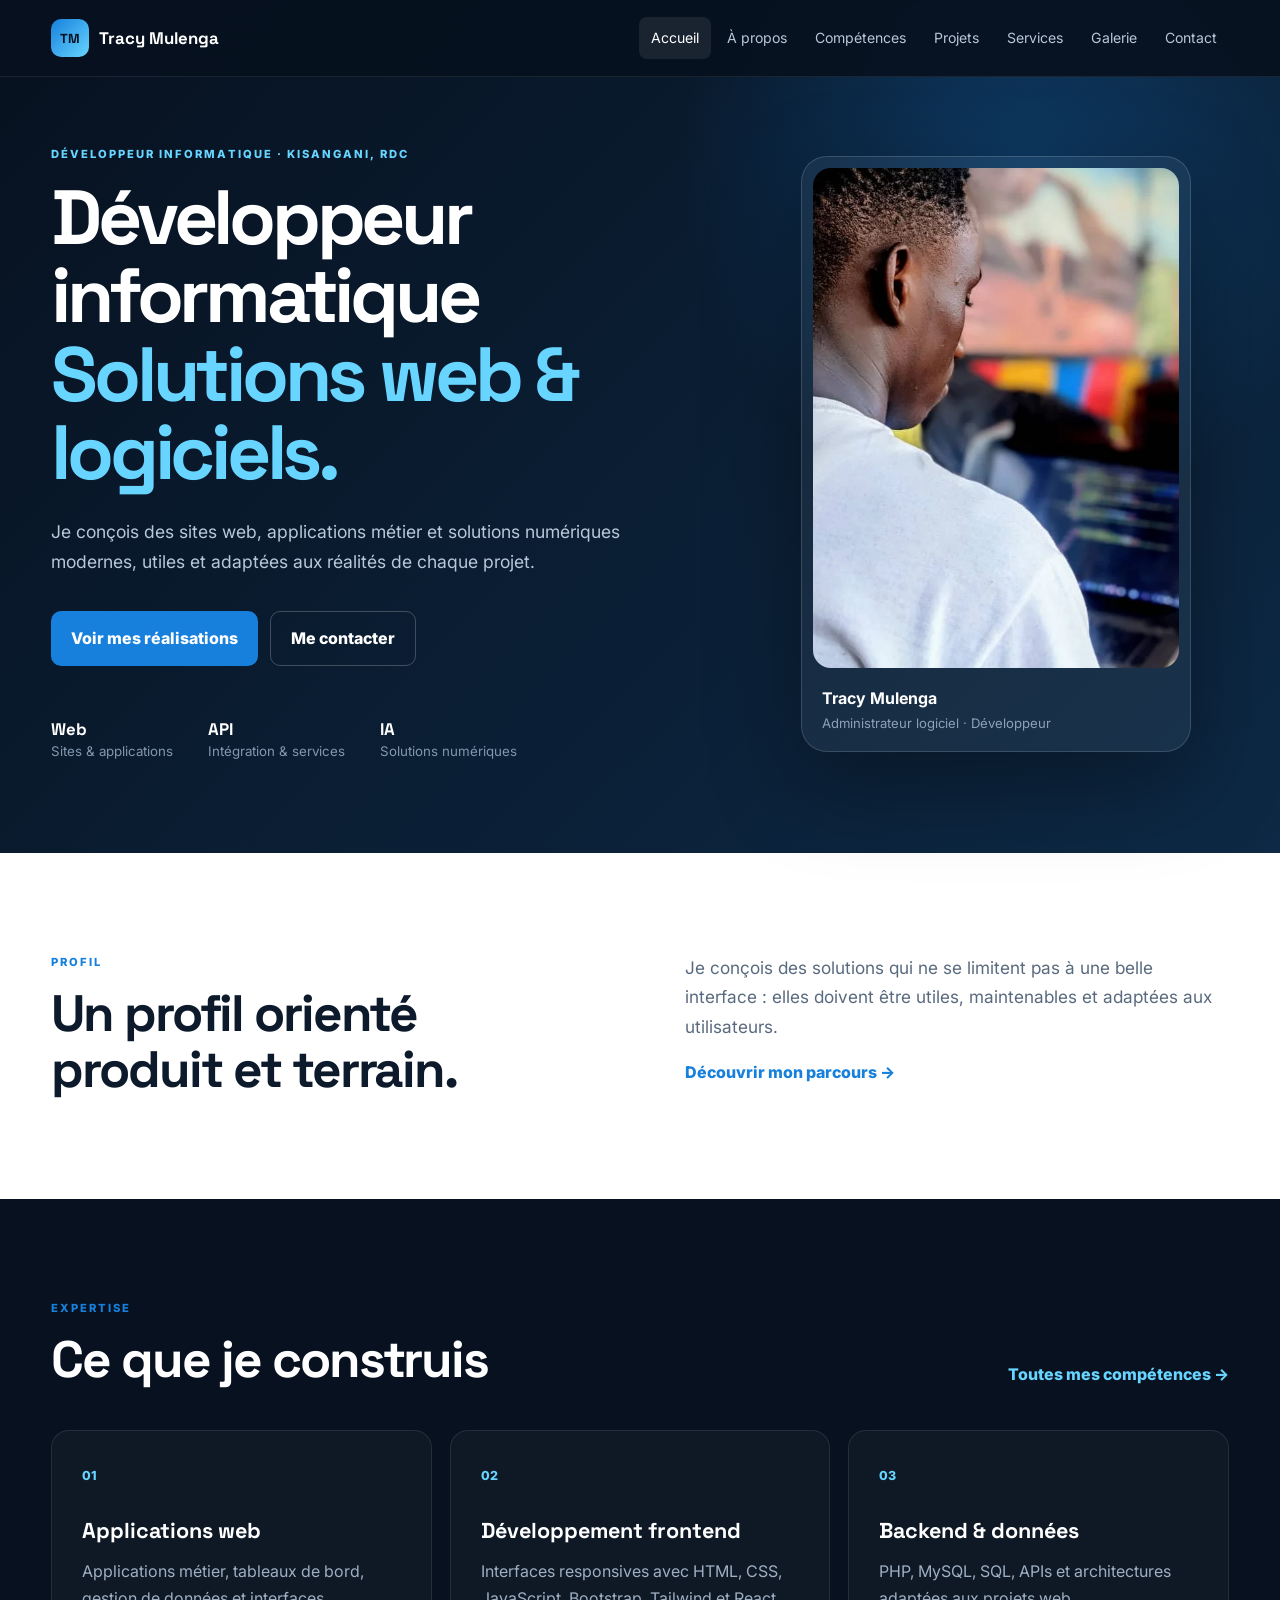
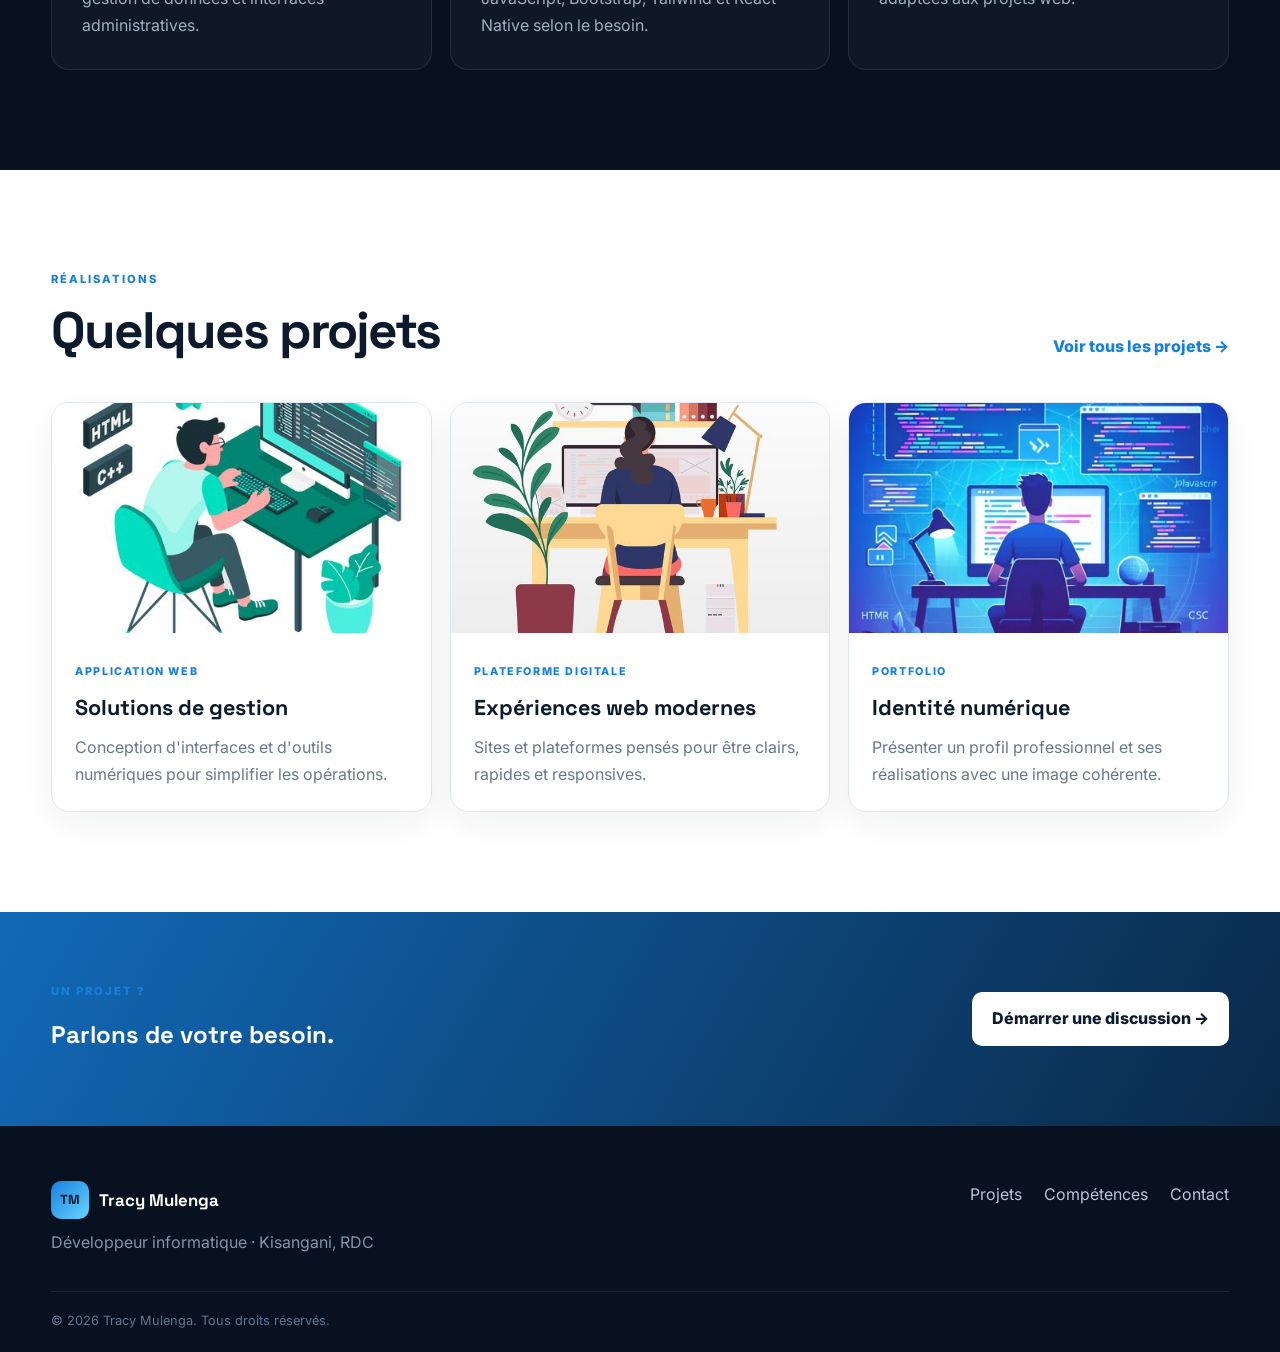
<file: index.html>
<!DOCTYPE html>
<html lang="fr">
<head>
<meta charset="UTF-8">
<meta name="viewport" content="width=device-width, initial-scale=1.0">
<meta name="description" content="Portfolio de Tracy Mulenga — développeur informatique et créateur de solutions digitales.">
<title>Tracy Mulenga | Développeur informatique</title>
<link rel="stylesheet" href="css/style.css">
</head>
<body>
<header class="site-header">
  <div class="container nav-wrap">
    <a class="brand" href="index.html"><span>TM</span> Tracy Mulenga</a>
    <button class="menu-toggle" id="menu-toggle" aria-label="Ouvrir le menu">☰</button>
    <nav id="menu">
      <a class="active" href="index.html">Accueil</a>
      <a href="a-propos.html">À propos</a>
      <a href="competences.html">Compétences</a>
      <a href="projets.html">Projets</a>
      <a href="offres.html">Services</a>
      <a href="galerie.html">Galerie</a>
      <a href="contact.html">Contact</a>
    </nav>
  </div>
</header>

<main>
<section class="hero">
  <div class="container hero-grid">
    <div class="hero-copy">
      <p class="eyebrow">DÉVELOPPEUR INFORMATIQUE · KISANGANI, RDC</p>
      <h1>Développeur informatique<br><span>Solutions web & logiciels.</span></h1>
      <p class="lead">Je conçois des sites web, applications métier et solutions numériques modernes, utiles et adaptées aux réalités de chaque projet.</p>
      <div class="hero-actions">
        <a class="btn btn-primary" href="projets.html">Voir mes réalisations</a>
        <a class="btn btn-secondary" href="contact.html">Me contacter</a>
      </div>
      <div class="quick-stats">
        <div><strong>Web</strong><small>Sites & applications</small></div>
        <div><strong>API</strong><small>Intégration & services</small></div>
        <div><strong>IA</strong><small>Solutions numériques</small></div>
      </div>
    </div>
    <div class="hero-visual">
      <div class="portrait-card">
        <div class="portrait-glow"></div>
        <img src="images/1.jpg" alt="Tracy Mulenga">
        <div class="portrait-caption"><strong>Tracy Mulenga</strong><span>Administrateur logiciel · Développeur</span></div>
      </div>
    </div>
  </div>
</section>

<section class="section intro">
  <div class="container two-col">
    <div>
      <p class="eyebrow">PROFIL</p>
      <h2>Un profil orienté produit et terrain.</h2>
    </div>
    <div>
      <p>Je conçois des solutions qui ne se limitent pas à une belle interface : elles doivent être utiles, maintenables et adaptées aux utilisateurs.</p>
      <a class="text-link" href="a-propos.html">Découvrir mon parcours →</a>
    </div>
  </div>
</section>

<section class="section dark-section">
  <div class="container">
    <div class="section-head">
      <div><p class="eyebrow">EXPERTISE</p><h2>Ce que je construis</h2></div>
      <a class="text-link" href="competences.html">Toutes mes compétences →</a>
    </div>
    <div class="cards three">
      <article class="feature-card"><span class="icon">01</span><h3>Applications web</h3><p>Applications métier, tableaux de bord, gestion de données et interfaces administratives.</p></article>
      <article class="feature-card"><span class="icon">02</span><h3>Développement frontend</h3><p>Interfaces responsives avec HTML, CSS, JavaScript, Bootstrap, Tailwind et React Native selon le besoin.</p></article>
      <article class="feature-card"><span class="icon">03</span><h3>Backend & données</h3><p>PHP, MySQL, SQL, APIs et architectures adaptées aux projets web.</p></article>
    </div>
  </div>
</section>

<section class="section">
  <div class="container">
    <div class="section-head"><div><p class="eyebrow">RÉALISATIONS</p><h2>Quelques projets</h2></div><a class="text-link" href="projets.html">Voir tous les projets →</a></div>
    <div class="project-grid">
      <article class="project-card"><img src="images/4.jpg" alt="Projet web"><div><span>APPLICATION WEB</span><h3>Solutions de gestion</h3><p>Conception d'interfaces et d'outils numériques pour simplifier les opérations.</p></div></article>
      <article class="project-card"><img src="images/5.jpg" alt="Projet digital"><div><span>PLATEFORME DIGITALE</span><h3>Expériences web modernes</h3><p>Sites et plateformes pensés pour être clairs, rapides et responsives.</p></div></article>
      <article class="project-card"><img src="images/3.jpg" alt="Portfolio"><div><span>PORTFOLIO</span><h3>Identité numérique</h3><p>Présenter un profil professionnel et ses réalisations avec une image cohérente.</p></div></article>
    </div>
  </div>
</section>

<section class="cta">
  <div class="container cta-inner"><div><p class="eyebrow">UN PROJET ?</p><h2>Parlons de votre besoin.</h2></div><a class="btn btn-light" href="contact.html">Démarrer une discussion →</a></div>
</section>
</main>

<footer class="footer"><div class="container footer-grid"><div><a class="brand" href="index.html"><span>TM</span> Tracy Mulenga</a><p>Développeur informatique · Kisangani, RDC</p></div><div class="footer-links"><a href="projets.html">Projets</a><a href="competences.html">Compétences</a><a href="contact.html">Contact</a></div></div><div class="container copyright">© 2026 Tracy Mulenga. Tous droits réservés.</div></footer>
<script src="js/script.js"></script>
</body>
</html>
</file>
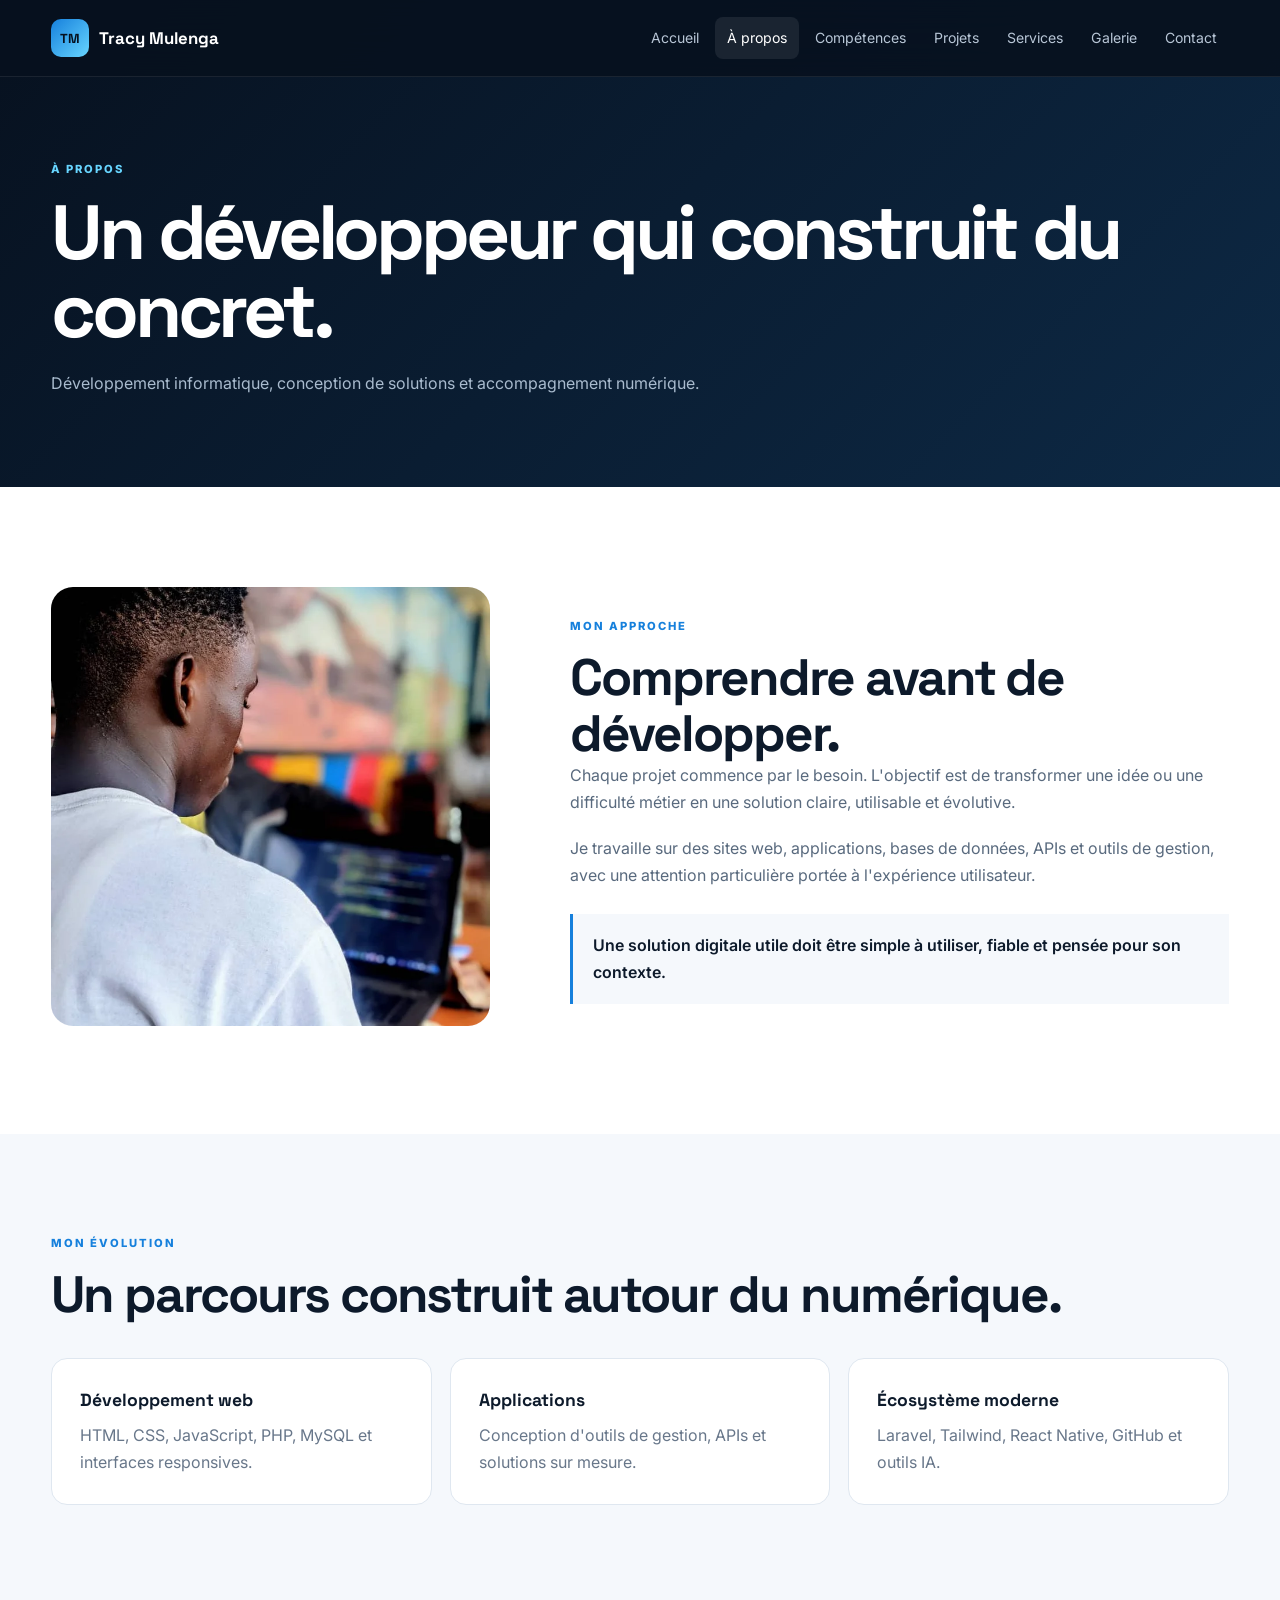
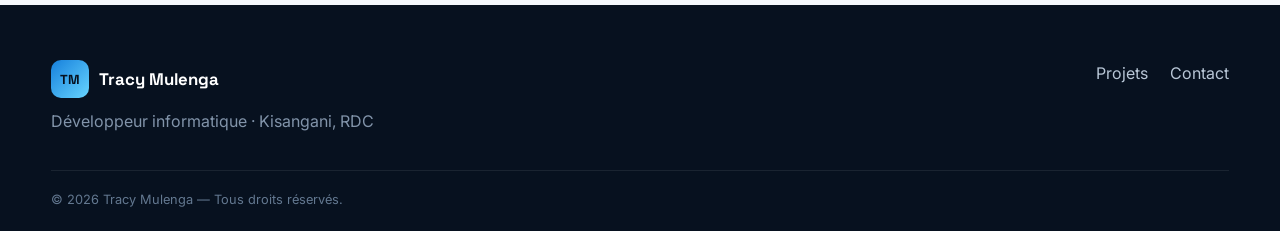
<file: a-propos.html>
<!doctype html><html lang="fr"><head><meta charset="utf-8"><meta name="viewport" content="width=device-width,initial-scale=1"><meta name="description" content="À propos de Tracy Mulenga"><title>À propos | Tracy Mulenga</title><link rel="stylesheet" href="css/style.css"></head><body><header class="site-header"><div class="container nav-wrap"><a class="brand" href="index.html"><span>TM</span> Tracy Mulenga</a><button class="menu-toggle" id="menu-toggle">☰</button><nav id="menu"><a href="index.html">Accueil</a><a class="active" href="a-propos.html">À propos</a><a href="competences.html">Compétences</a><a href="projets.html">Projets</a><a href="offres.html">Services</a><a href="galerie.html">Galerie</a><a href="contact.html">Contact</a></nav></div></header><main><section class="page-hero"><div class="container"><p class="eyebrow">À PROPOS</p><h1>Un développeur qui construit du concret.</h1><p>Développement informatique, conception de solutions et accompagnement numérique.</p></div></section><section class="section"><div class="container about-grid"><div class="about-photo"><img src="images/1.jpg" alt="Tracy Mulenga"></div><div><p class="eyebrow">MON APPROCHE</p><h2>Comprendre avant de développer.</h2><p>Chaque projet commence par le besoin. L'objectif est de transformer une idée ou une difficulté métier en une solution claire, utilisable et évolutive.</p><p>Je travaille sur des sites web, applications, bases de données, APIs et outils de gestion, avec une attention particulière portée à l'expérience utilisateur.</p><div class="quote">Une solution digitale utile doit être simple à utiliser, fiable et pensée pour son contexte.</div></div></div></section><section class="section light-section"><div class="container"><p class="eyebrow">MON ÉVOLUTION</p><h2>Un parcours construit autour du numérique.</h2><div class="timeline"><div><b>Développement web</b><p>HTML, CSS, JavaScript, PHP, MySQL et interfaces responsives.</p></div><div><b>Applications</b><p>Conception d'outils de gestion, APIs et solutions sur mesure.</p></div><div><b>Écosystème moderne</b><p>Laravel, Tailwind, React Native, GitHub et outils IA.</p></div></div></div></section></main><footer class="footer"><div class="container footer-grid"><div><a class="brand" href="index.html"><span>TM</span> Tracy Mulenga</a><p>Développeur informatique · Kisangani, RDC</p></div><div class="footer-links"><a href="projets.html">Projets</a><a href="contact.html">Contact</a></div></div><div class="container copyright">© 2026 Tracy Mulenga — Tous droits réservés.</div></footer><script src="js/script.js"></script></body></html>
</file>
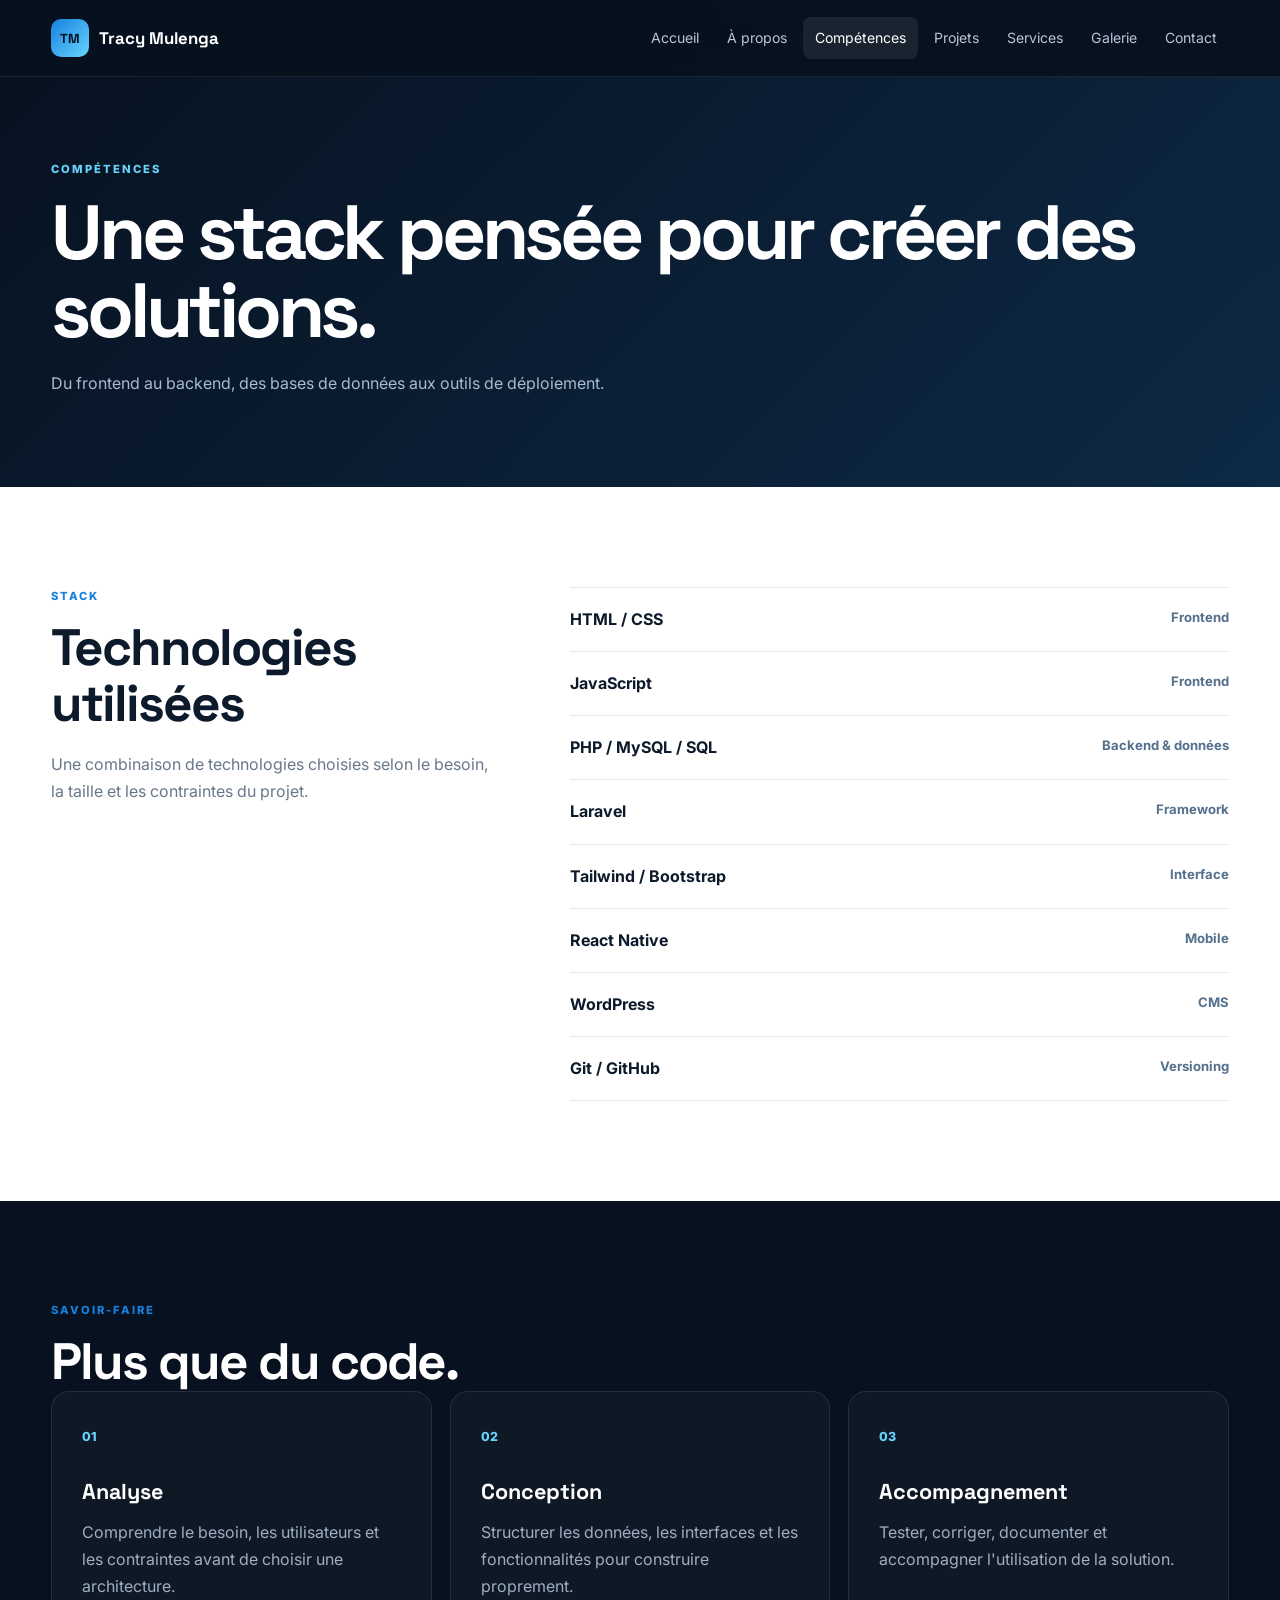
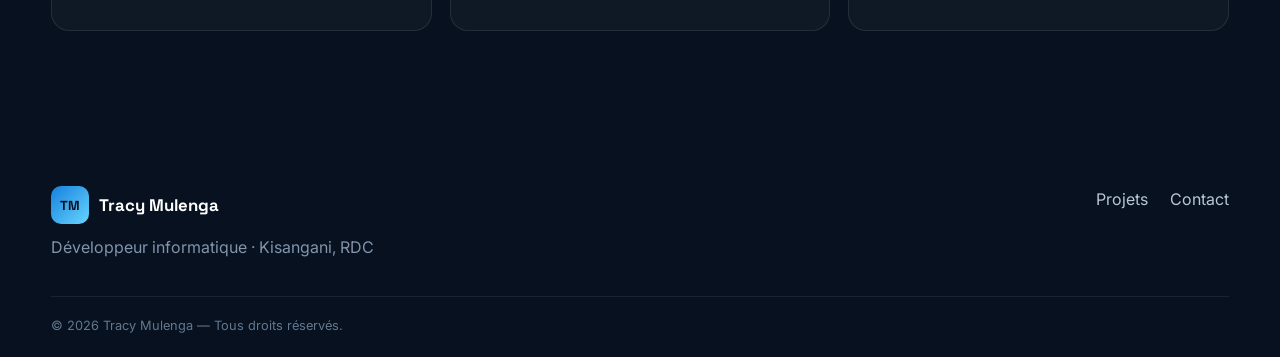
<file: competences.html>
<!doctype html><html lang="fr"><head><meta charset="utf-8"><meta name="viewport" content="width=device-width,initial-scale=1"><title>Compétences | Tracy Mulenga</title><link rel="stylesheet" href="css/style.css"></head><body><header class="site-header"><div class="container nav-wrap"><a class="brand" href="index.html"><span>TM</span> Tracy Mulenga</a><button class="menu-toggle" id="menu-toggle">☰</button><nav id="menu"><a href="index.html">Accueil</a><a href="a-propos.html">À propos</a><a class="active" href="competences.html">Compétences</a><a href="projets.html">Projets</a><a href="offres.html">Services</a><a href="galerie.html">Galerie</a><a href="contact.html">Contact</a></nav></div></header><main><section class="page-hero"><div class="container"><p class="eyebrow">COMPÉTENCES</p><h1>Une stack pensée pour créer des solutions.</h1><p>Du frontend au backend, des bases de données aux outils de déploiement.</p></div></section><section class="section"><div class="container skill-layout"><div><p class="eyebrow">STACK</p><h2>Technologies utilisées</h2><p style="color:#68778a;margin-top:18px">Une combinaison de technologies choisies selon le besoin, la taille et les contraintes du projet.</p></div><div class="skill-list"><div class="skill-row"><span>HTML / CSS</span><b>Frontend</b></div><div class="skill-row"><span>JavaScript</span><b>Frontend</b></div><div class="skill-row"><span>PHP / MySQL / SQL</span><b>Backend & données</b></div><div class="skill-row"><span>Laravel</span><b>Framework</b></div><div class="skill-row"><span>Tailwind / Bootstrap</span><b>Interface</b></div><div class="skill-row"><span>React Native</span><b>Mobile</b></div><div class="skill-row"><span>WordPress</span><b>CMS</b></div><div class="skill-row"><span>Git / GitHub</span><b>Versioning</b></div></div></div></section><section class="section dark-section"><div class="container"><p class="eyebrow">SAVOIR-FAIRE</p><h2>Plus que du code.</h2><div class="cards three"><article class="feature-card"><span class="icon">01</span><h3>Analyse</h3><p>Comprendre le besoin, les utilisateurs et les contraintes avant de choisir une architecture.</p></article><article class="feature-card"><span class="icon">02</span><h3>Conception</h3><p>Structurer les données, les interfaces et les fonctionnalités pour construire proprement.</p></article><article class="feature-card"><span class="icon">03</span><h3>Accompagnement</h3><p>Tester, corriger, documenter et accompagner l'utilisation de la solution.</p></article></div></div></section></main><footer class="footer"><div class="container footer-grid"><div><a class="brand" href="index.html"><span>TM</span> Tracy Mulenga</a><p>Développeur informatique · Kisangani, RDC</p></div><div class="footer-links"><a href="projets.html">Projets</a><a href="contact.html">Contact</a></div></div><div class="container copyright">© 2026 Tracy Mulenga — Tous droits réservés.</div></footer><script src="js/script.js"></script></body></html>
</file>
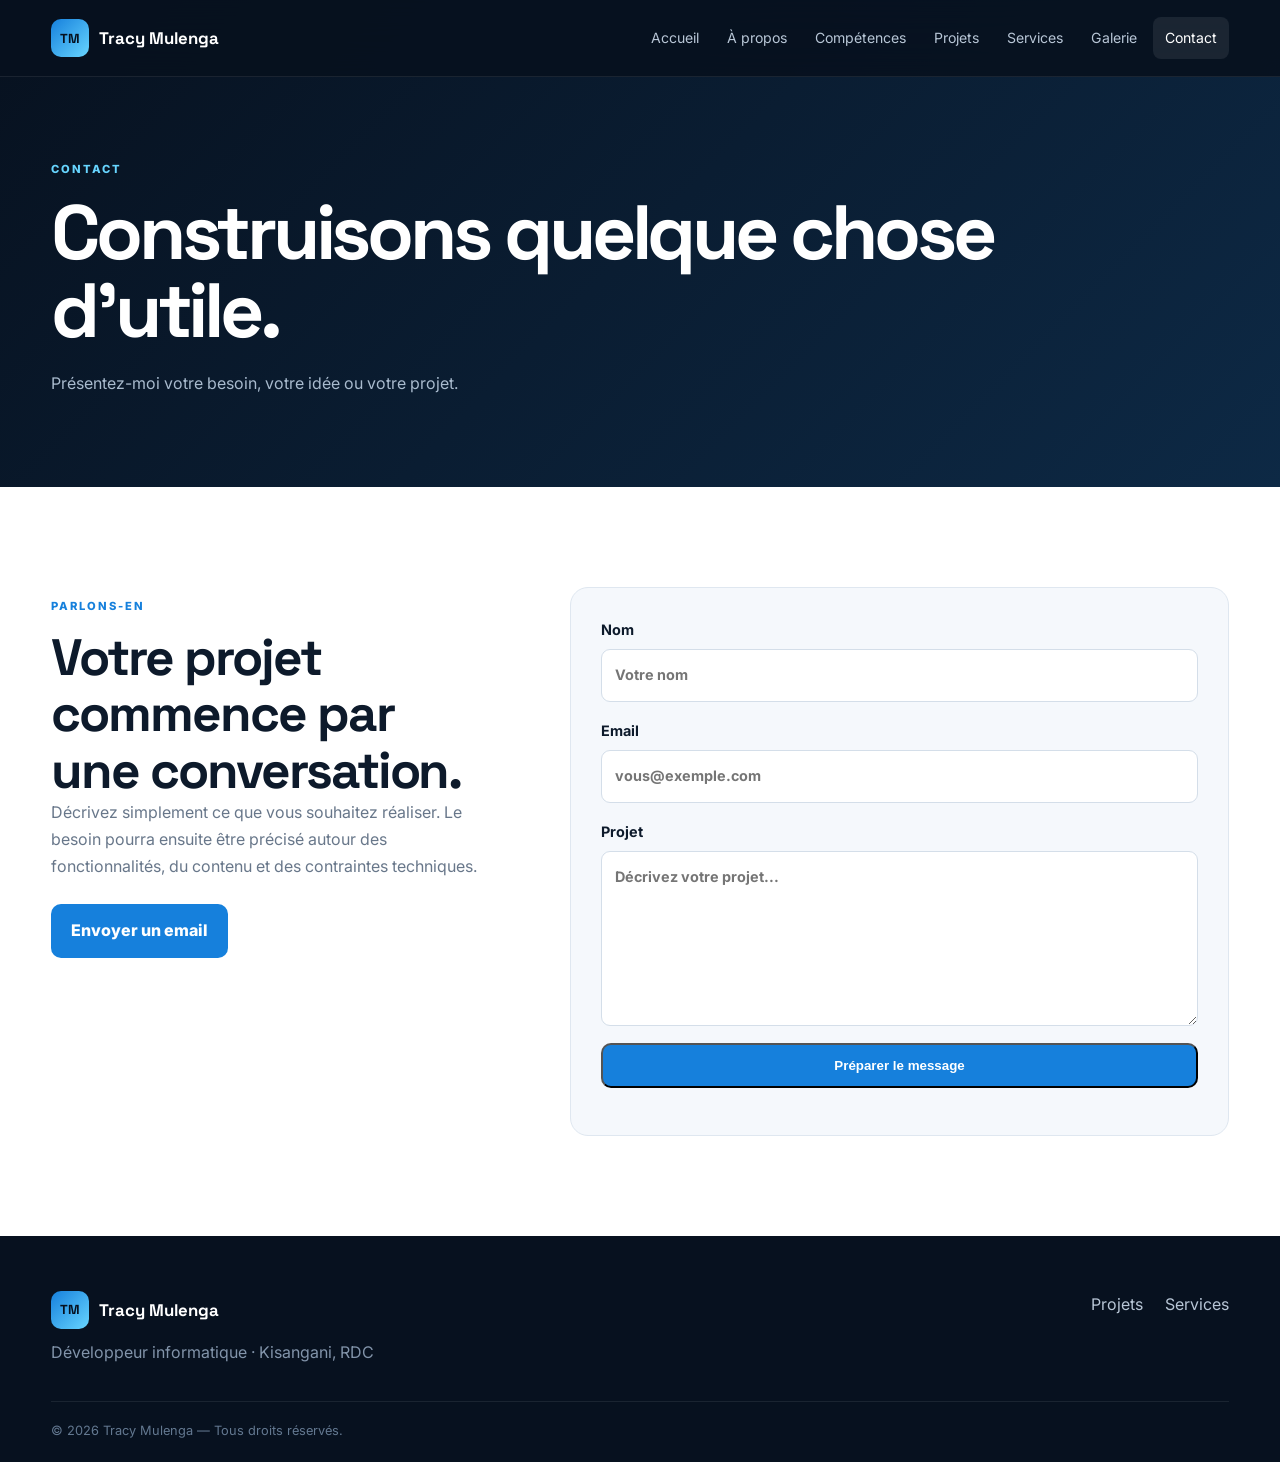
<file: contact.html>
<!doctype html><html lang="fr"><head><meta charset="utf-8"><meta name="viewport" content="width=device-width,initial-scale=1"><title>Contact | Tracy Mulenga</title><link rel="stylesheet" href="css/style.css"></head><body><header class="site-header"><div class="container nav-wrap"><a class="brand" href="index.html"><span>TM</span> Tracy Mulenga</a><button class="menu-toggle" id="menu-toggle">☰</button><nav id="menu"><a href="index.html">Accueil</a><a href="a-propos.html">À propos</a><a href="competences.html">Compétences</a><a href="projets.html">Projets</a><a href="offres.html">Services</a><a href="galerie.html">Galerie</a><a class="active" href="contact.html">Contact</a></nav></div></header><main><section class="page-hero"><div class="container"><p class="eyebrow">CONTACT</p><h1>Construisons quelque chose d'utile.</h1><p>Présentez-moi votre besoin, votre idée ou votre projet.</p></div></section><section class="section"><div class="container contact-grid"><div><p class="eyebrow">PARLONS-EN</p><h2>Votre projet commence par une conversation.</h2><p>Décrivez simplement ce que vous souhaitez réaliser. Le besoin pourra ensuite être précisé autour des fonctionnalités, du contenu et des contraintes techniques.</p><a class="btn btn-primary" href="mailto:contact@travismulenga.dev">Envoyer un email</a></div><form class="contact-form" onsubmit="event.preventDefault();document.getElementById('form-note').textContent='Votre message est prêt. Configurez une adresse de réception pour activer l’envoi.';"><label>Nom<input name="nom" required placeholder="Votre nom"></label><label>Email<input type="email" name="email" required placeholder="vous@exemple.com"></label><label>Projet<textarea name="message" rows="6" required placeholder="Décrivez votre projet..."></textarea></label><button class="btn btn-primary" type="submit">Préparer le message</button><small id="form-note" style="color:#68778a"></small></form></div></section></main><footer class="footer"><div class="container footer-grid"><div><a class="brand" href="index.html"><span>TM</span> Tracy Mulenga</a><p>Développeur informatique · Kisangani, RDC</p></div><div class="footer-links"><a href="projets.html">Projets</a><a href="offres.html">Services</a></div></div><div class="container copyright">© 2026 Tracy Mulenga — Tous droits réservés.</div></footer><script src="js/script.js"></script></body></html>
</file>
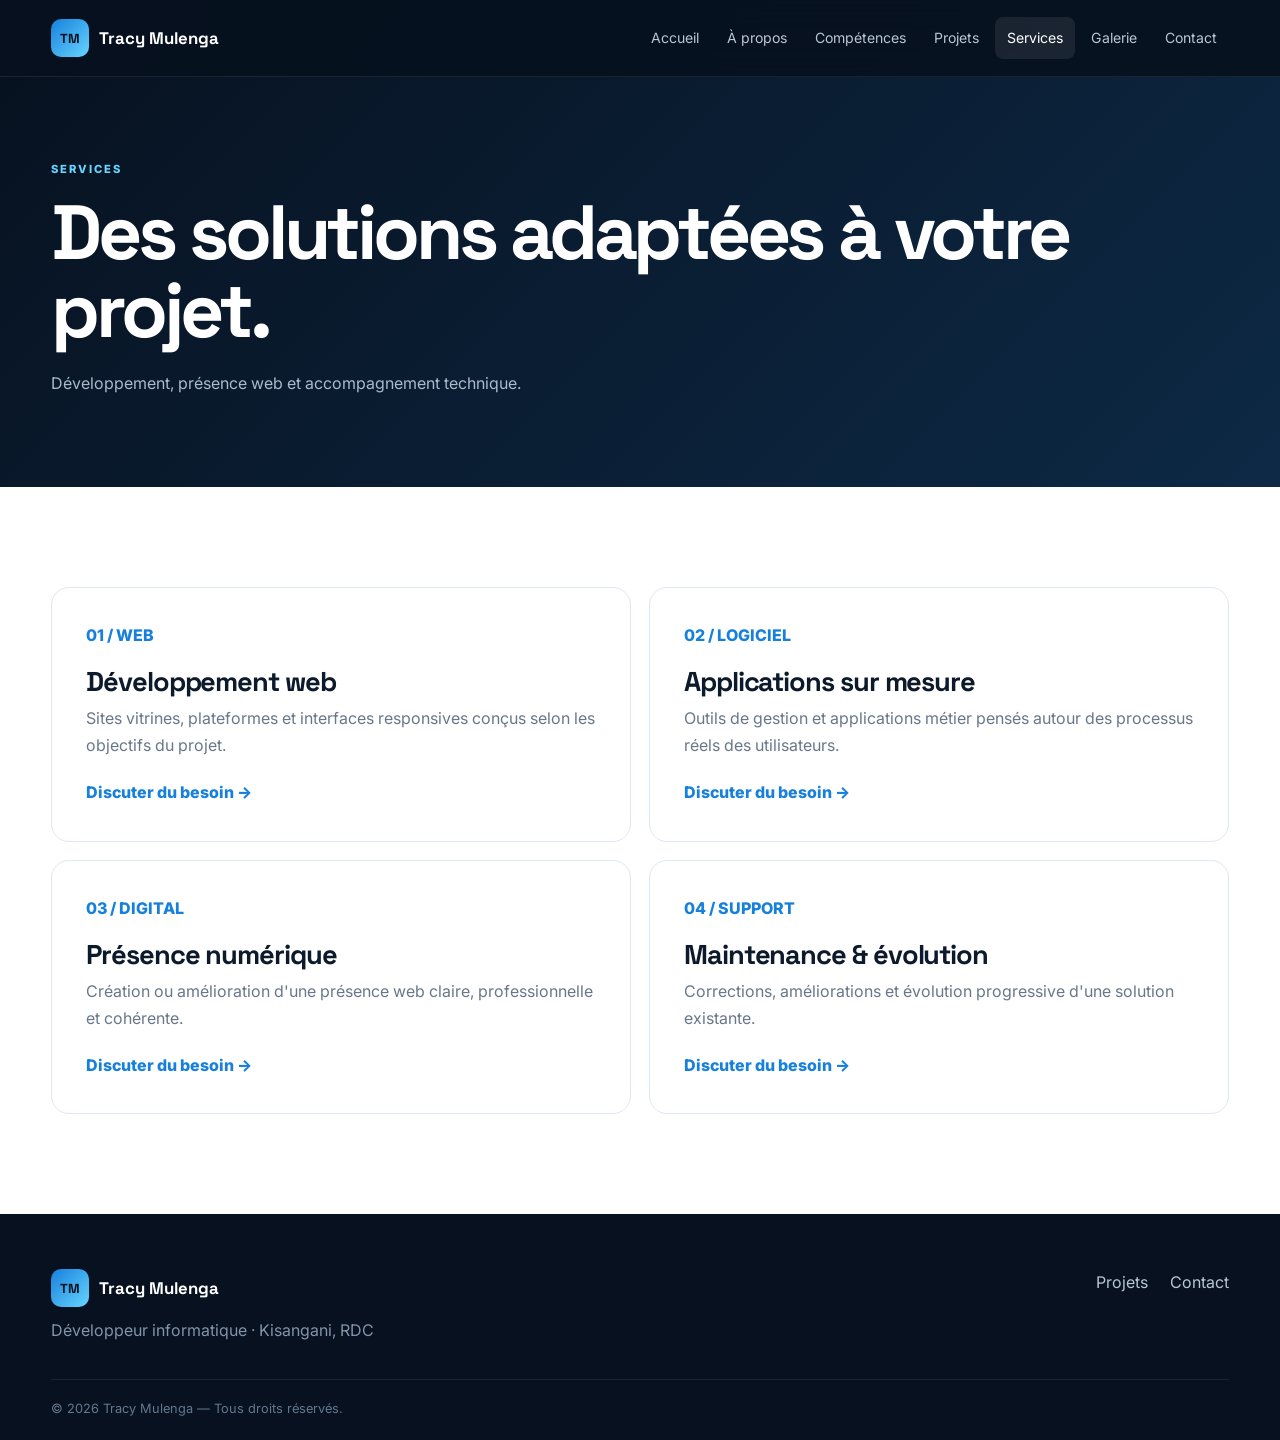
<file: offres.html>
<!doctype html><html lang="fr"><head><meta charset="utf-8"><meta name="viewport" content="width=device-width,initial-scale=1"><title>Services | Tracy Mulenga</title><link rel="stylesheet" href="css/style.css"></head><body><header class="site-header"><div class="container nav-wrap"><a class="brand" href="index.html"><span>TM</span> Tracy Mulenga</a><button class="menu-toggle" id="menu-toggle">☰</button><nav id="menu"><a href="index.html">Accueil</a><a href="a-propos.html">À propos</a><a href="competences.html">Compétences</a><a href="projets.html">Projets</a><a class="active" href="offres.html">Services</a><a href="galerie.html">Galerie</a><a href="contact.html">Contact</a></nav></div></header><main><section class="page-hero"><div class="container"><p class="eyebrow">SERVICES</p><h1>Des solutions adaptées à votre projet.</h1><p>Développement, présence web et accompagnement technique.</p></div></section><section class="section"><div class="container services-grid"><article class="service-card"><span>01 / WEB</span><h2>Développement web</h2><p>Sites vitrines, plateformes et interfaces responsives conçus selon les objectifs du projet.</p><a href="contact.html">Discuter du besoin →</a></article><article class="service-card"><span>02 / LOGICIEL</span><h2>Applications sur mesure</h2><p>Outils de gestion et applications métier pensés autour des processus réels des utilisateurs.</p><a href="contact.html">Discuter du besoin →</a></article><article class="service-card"><span>03 / DIGITAL</span><h2>Présence numérique</h2><p>Création ou amélioration d'une présence web claire, professionnelle et cohérente.</p><a href="contact.html">Discuter du besoin →</a></article><article class="service-card"><span>04 / SUPPORT</span><h2>Maintenance & évolution</h2><p>Corrections, améliorations et évolution progressive d'une solution existante.</p><a href="contact.html">Discuter du besoin →</a></article></div></section></main><footer class="footer"><div class="container footer-grid"><div><a class="brand" href="index.html"><span>TM</span> Tracy Mulenga</a><p>Développeur informatique · Kisangani, RDC</p></div><div class="footer-links"><a href="projets.html">Projets</a><a href="contact.html">Contact</a></div></div><div class="container copyright">© 2026 Tracy Mulenga — Tous droits réservés.</div></footer><script src="js/script.js"></script></body></html>
</file>
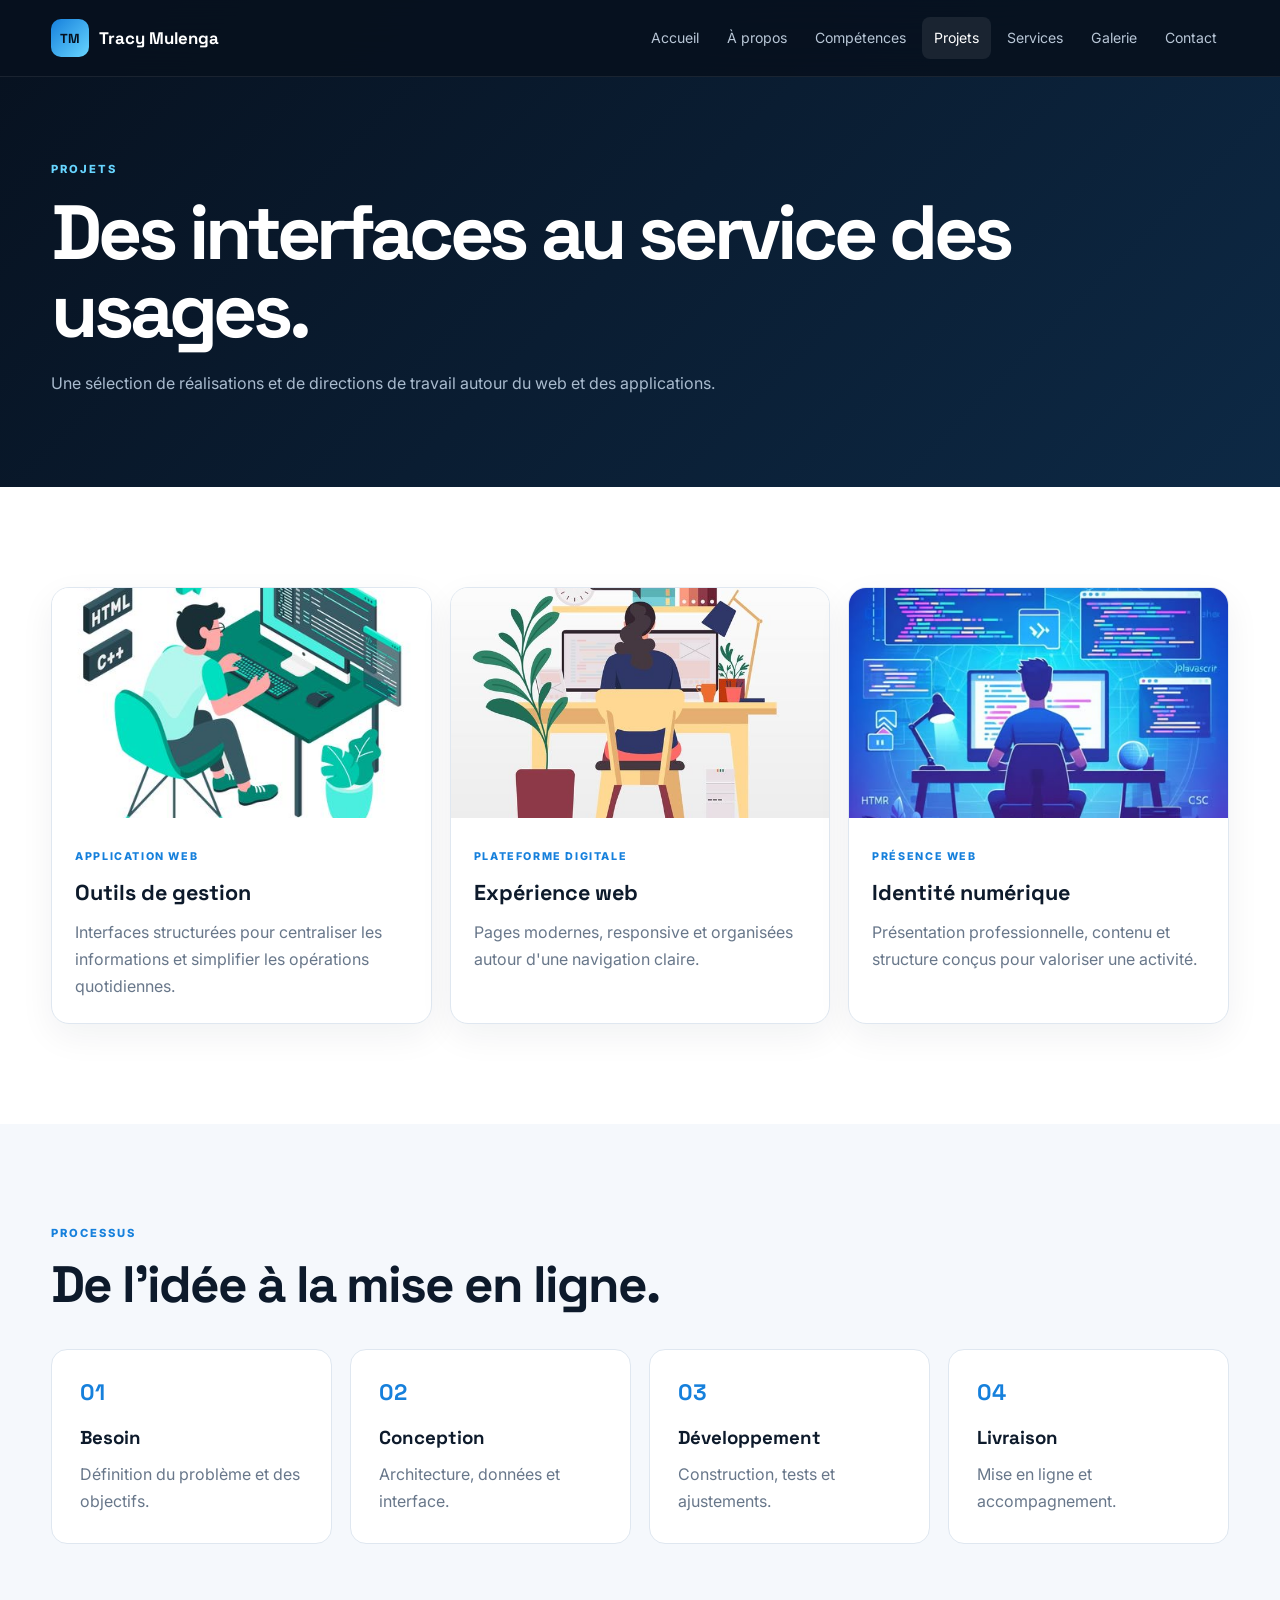
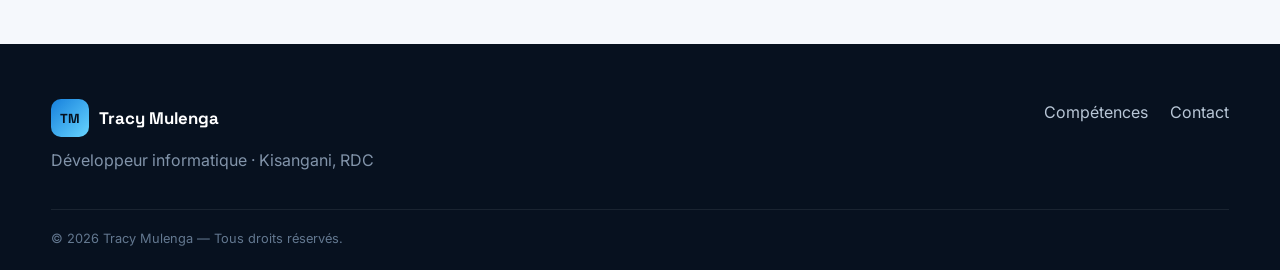
<file: projets.html>
<!doctype html><html lang="fr"><head><meta charset="utf-8"><meta name="viewport" content="width=device-width,initial-scale=1"><title>Projets | Tracy Mulenga</title><link rel="stylesheet" href="css/style.css"></head><body><header class="site-header"><div class="container nav-wrap"><a class="brand" href="index.html"><span>TM</span> Tracy Mulenga</a><button class="menu-toggle" id="menu-toggle">☰</button><nav id="menu"><a href="index.html">Accueil</a><a href="a-propos.html">À propos</a><a href="competences.html">Compétences</a><a class="active" href="projets.html">Projets</a><a href="offres.html">Services</a><a href="galerie.html">Galerie</a><a href="contact.html">Contact</a></nav></div></header><main><section class="page-hero"><div class="container"><p class="eyebrow">PROJETS</p><h1>Des interfaces au service des usages.</h1><p>Une sélection de réalisations et de directions de travail autour du web et des applications.</p></div></section><section class="section"><div class="container"><div class="project-grid"><article class="project-card"><img src="images/4.jpg" alt="Application web"><div><span>APPLICATION WEB</span><h3>Outils de gestion</h3><p>Interfaces structurées pour centraliser les informations et simplifier les opérations quotidiennes.</p></div></article><article class="project-card"><img src="images/5.jpg" alt="Plateforme digitale"><div><span>PLATEFORME DIGITALE</span><h3>Expérience web</h3><p>Pages modernes, responsive et organisées autour d'une navigation claire.</p></div></article><article class="project-card"><img src="images/3.jpg" alt="Identité numérique"><div><span>PRÉSENCE WEB</span><h3>Identité numérique</h3><p>Présentation professionnelle, contenu et structure conçus pour valoriser une activité.</p></div></article></div></div></section><section class="section light-section"><div class="container"><p class="eyebrow">PROCESSUS</p><h2>De l'idée à la mise en ligne.</h2><div class="process"><div><strong>01</strong><h3>Besoin</h3><p>Définition du problème et des objectifs.</p></div><div><strong>02</strong><h3>Conception</h3><p>Architecture, données et interface.</p></div><div><strong>03</strong><h3>Développement</h3><p>Construction, tests et ajustements.</p></div><div><strong>04</strong><h3>Livraison</h3><p>Mise en ligne et accompagnement.</p></div></div></div></section></main><footer class="footer"><div class="container footer-grid"><div><a class="brand" href="index.html"><span>TM</span> Tracy Mulenga</a><p>Développeur informatique · Kisangani, RDC</p></div><div class="footer-links"><a href="competences.html">Compétences</a><a href="contact.html">Contact</a></div></div><div class="container copyright">© 2026 Tracy Mulenga — Tous droits réservés.</div></footer><script src="js/script.js"></script></body></html>
</file>
<file: css/style.css>
@import url('https://fonts.googleapis.com/css2?family=Inter:wght@400;500;600;700;800&family=Space+Grotesk:wght@500;600;700&display=swap');
:root{--navy:#07111f;--blue:#1680dc;--cyan:#67d5ff;--white:#fff;--ink:#0d1a2b;--muted:#68778a;--line:#dfe7f0;--soft:#f5f8fc;--max:1180px}
*{box-sizing:border-box;margin:0;padding:0}html{scroll-behavior:smooth}body{font-family:Inter,Arial,sans-serif;color:var(--ink);line-height:1.7}a{text-decoration:none;color:inherit}.container{width:min(92%,var(--max));margin:auto}
.site-header{position:fixed;z-index:1000;top:0;width:100%;background:rgba(7,17,31,.9);backdrop-filter:blur(18px);border-bottom:1px solid rgba(255,255,255,.08);color:#fff}.nav-wrap{height:76px;display:flex;align-items:center;justify-content:space-between}.brand{font:700 1.05rem 'Space Grotesk';display:flex;align-items:center;gap:10px}.brand span{width:38px;height:38px;border-radius:10px;display:grid;place-items:center;background:linear-gradient(135deg,var(--blue),var(--cyan));color:#06111f;font-size:.82rem}.site-header nav{display:flex;gap:4px}.site-header nav a{padding:9px 12px;color:#b8c6d6;border-radius:8px;font-size:.88rem}.site-header nav a:hover,.site-header nav a.active{background:rgba(255,255,255,.08);color:#fff}.menu-toggle{display:none;background:none;border:0;color:#fff;font-size:1.7rem}
.hero{min-height:800px;padding:145px 0 90px;background:radial-gradient(circle at 80% 20%,rgba(22,128,220,.28),transparent 28%),linear-gradient(135deg,#07111f,#0d2945);color:#fff;display:flex;align-items:center}.hero-grid{display:grid;grid-template-columns:1.15fr .85fr;gap:80px;align-items:center}.eyebrow{color:var(--blue);font-size:.7rem;letter-spacing:.18em;font-weight:800;margin-bottom:14px}.hero .eyebrow,.page-hero .eyebrow{color:var(--cyan)}h1,h2,h3{font-family:'Space Grotesk',sans-serif}.hero h1,.page-hero h1{font-size:clamp(3rem,6vw,5.5rem);line-height:1.02;letter-spacing:-.055em}.hero h1 span{color:var(--cyan)}.lead{max-width:690px;margin:26px 0 34px;color:#b8c8da;font-size:1.1rem}.hero-actions{display:flex;gap:12px;flex-wrap:wrap}.btn{display:inline-flex;align-items:center;justify-content:center;padding:13px 20px;border-radius:10px;font-weight:800}.btn-primary{background:var(--blue);color:#fff}.btn-secondary{border:1px solid rgba(255,255,255,.22);color:#fff}.btn-light{background:#fff;color:#0b1a2c}.quick-stats{display:flex;gap:35px;margin-top:52px}.quick-stats div{display:flex;flex-direction:column}.quick-stats strong{font:700 1.05rem 'Space Grotesk'}.quick-stats small{color:#8297ad}.portrait-card{max-width:390px;margin:auto;padding:11px;border:1px solid rgba(255,255,255,.15);background:rgba(255,255,255,.05);border-radius:26px;box-shadow:0 30px 90px rgba(0,0,0,.35)}.portrait-card img{width:100%;height:500px;object-fit:cover;border-radius:18px;display:block}.portrait-caption{display:flex;flex-direction:column;padding:17px 9px 6px}.portrait-caption span{color:#8da1b8;font-size:.82rem}
.section{padding:100px 0}.two-col{display:grid;grid-template-columns:1fr 1fr;gap:90px}.section h2{font-size:clamp(2rem,4vw,3.2rem);line-height:1.1;letter-spacing:-.04em}.two-col>div:last-child>p{color:#596a7e;font-size:1.08rem}.text-link{display:inline-block;margin-top:18px;color:var(--blue);font-weight:800}.dark-section{background:var(--navy);color:#fff}.section-head{display:flex;justify-content:space-between;align-items:end;gap:30px;margin-bottom:42px}.dark-section .text-link{color:var(--cyan)}.cards,.project-grid{display:grid;gap:18px}.cards.three,.project-grid{grid-template-columns:repeat(3,1fr)}.feature-card{padding:30px;border:1px solid rgba(255,255,255,.09);border-radius:18px;background:rgba(255,255,255,.035)}.feature-card .icon{color:var(--cyan);font-weight:800;font-size:.78rem}.feature-card h3{margin:25px 0 8px;font-size:1.35rem}.feature-card p{color:#9eafc2}.project-card{overflow:hidden;border:1px solid var(--line);border-radius:18px;background:#fff;box-shadow:0 12px 35px rgba(13,26,43,.06)}.project-card img{width:100%;height:230px;object-fit:cover;display:block}.project-card div{padding:23px}.project-card span{color:var(--blue);font-size:.67rem;letter-spacing:.15em;font-weight:800}.project-card h3{font-size:1.35rem;margin:7px 0}.project-card p{color:var(--muted)}.cta{padding:70px 0;background:linear-gradient(120deg,#1169b7,#0a2948);color:#fff}.cta-inner{display:flex;justify-content:space-between;align-items:center;gap:30px}
.page-hero{padding:160px 0 90px;background:linear-gradient(135deg,#07111f,#0d2945);color:#fff}.page-hero p:not(.eyebrow){max-width:700px;margin-top:20px;color:#a9bbce}.light-section{background:var(--soft)}.about-grid,.contact-grid,.skill-layout{display:grid;grid-template-columns:.8fr 1.2fr;gap:80px;align-items:center}.about-photo img{width:100%;max-height:560px;object-fit:cover;border-radius:22px}.about-grid p:not(.eyebrow){color:#596a7e;margin-bottom:18px}.quote{margin-top:25px;border-left:3px solid var(--blue);padding:18px 20px;background:var(--soft);font-weight:600}.timeline,.process,.services-grid,.gallery-grid{display:grid;gap:18px}.timeline{grid-template-columns:repeat(3,1fr);margin-top:35px}.timeline>div,.process>div{padding:28px;background:#fff;border:1px solid var(--line);border-radius:16px}.timeline b{font:700 1.1rem 'Space Grotesk'}.timeline p,.process p{color:var(--muted);margin-top:7px}.skill-layout{align-items:start}.skill-list{border-top:1px solid var(--line)}.skill-row{display:flex;justify-content:space-between;padding:18px 0;border-bottom:1px solid var(--line)}.skill-row span{font-weight:700}.skill-row b{font-size:.82rem;color:#55708c}.process{grid-template-columns:repeat(4,1fr);margin-top:35px}.process strong{color:var(--blue);font:700 1.4rem 'Space Grotesk'}.process h3{margin-top:14px}.services-grid{grid-template-columns:repeat(2,1fr)}.service-card{padding:34px;border:1px solid var(--line);border-radius:18px;min-height:250px}.service-card>span{color:var(--blue);font-weight:800}.service-card h2{font-size:1.7rem;margin:18px 0 8px}.service-card p{color:var(--muted)}.service-card a{display:inline-block;margin-top:20px;color:var(--blue);font-weight:800}.gallery-grid{grid-template-columns:repeat(3,1fr)}.gallery-grid figure{aspect-ratio:4/3;overflow:hidden;border-radius:16px;background:#eee}.gallery-grid img{width:100%;height:100%;object-fit:cover;transition:transform .4s}.gallery-grid figure:hover img{transform:scale(1.05)}.contact-grid{align-items:start}.contact-grid>div{padding-top:10px}.contact-grid>div>p:not(.eyebrow){color:var(--muted);margin-bottom:24px}.contact-form{padding:30px;background:var(--soft);border:1px solid var(--line);border-radius:18px;display:grid;gap:17px}.contact-form label{font-weight:700;font-size:.9rem}.contact-form input,.contact-form textarea{display:block;width:100%;margin-top:7px;padding:13px;border:1px solid #d4dee9;border-radius:9px;font:inherit;background:#fff}.footer{background:var(--navy);color:#fff;padding:55px 0 20px}.footer-grid{display:flex;justify-content:space-between;gap:35px}.footer p{color:#8294aa;margin-top:10px}.footer-links{display:flex;gap:22px;color:#b8c6d6}.copyright{margin-top:35px;padding-top:18px;border-top:1px solid rgba(255,255,255,.08);color:#637890;font-size:.8rem}
@media(max-width:900px){.hero-grid,.two-col,.about-grid,.contact-grid,.skill-layout{grid-template-columns:1fr;gap:45px}.hero-visual{order:-1}.cards.three,.project-grid,.timeline,.gallery-grid{grid-template-columns:1fr 1fr}.process{grid-template-columns:1fr 1fr}.services-grid{grid-template-columns:1fr}.cta-inner{flex-direction:column;align-items:flex-start}}
@media(max-width:700px){.site-header nav{display:none;position:absolute;top:76px;left:0;width:100%;padding:10px;background:#07111f;flex-direction:column}.site-header nav.open{display:flex}.menu-toggle{display:block}.hero{padding-top:125px;min-height:auto}.hero h1,.page-hero h1{font-size:3rem}.portrait-card img{height:380px}.section{padding:75px 0}.cards.three,.project-grid,.timeline,.process,.gallery-grid{grid-template-columns:1fr}.quick-stats{gap:20px;flex-wrap:wrap}.section-head,.footer-grid{flex-direction:column;align-items:flex-start}.hero-actions{flex-direction:column}.hero-actions .btn{width:100%}}
</file>
